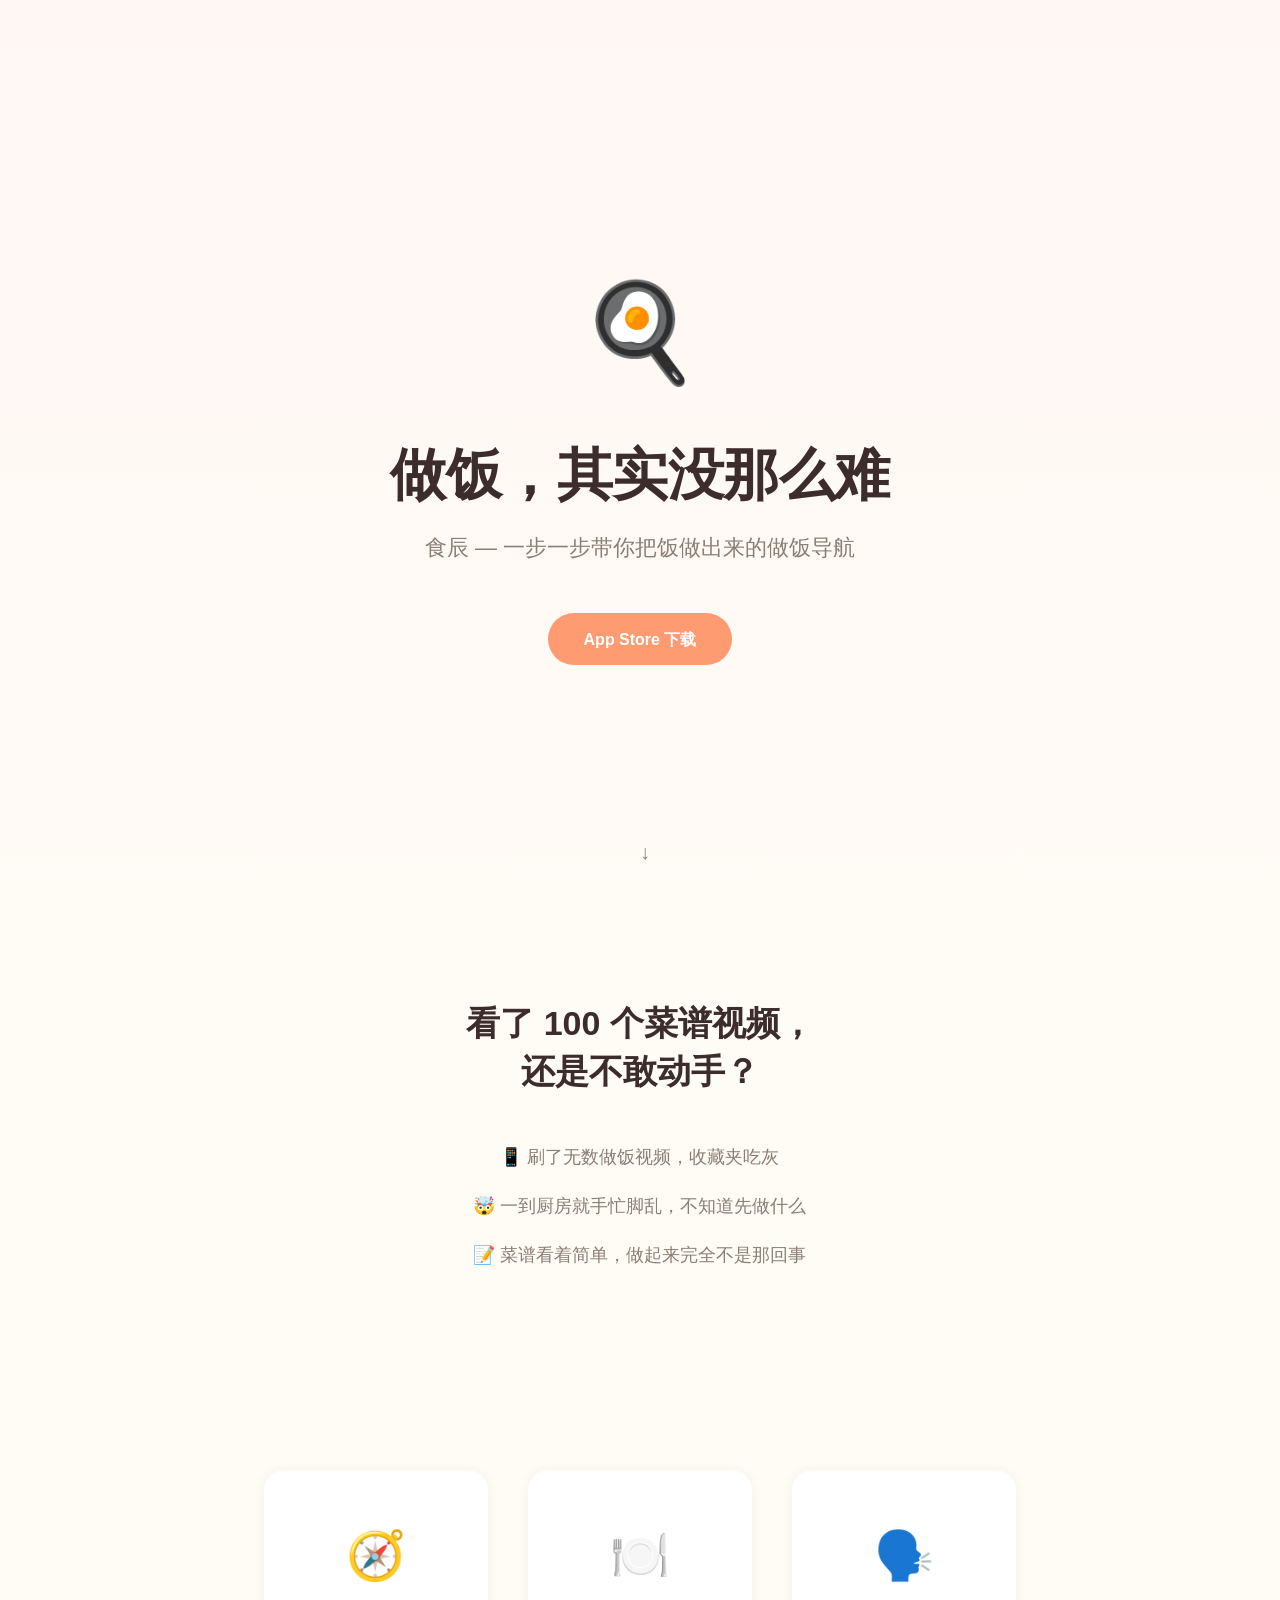
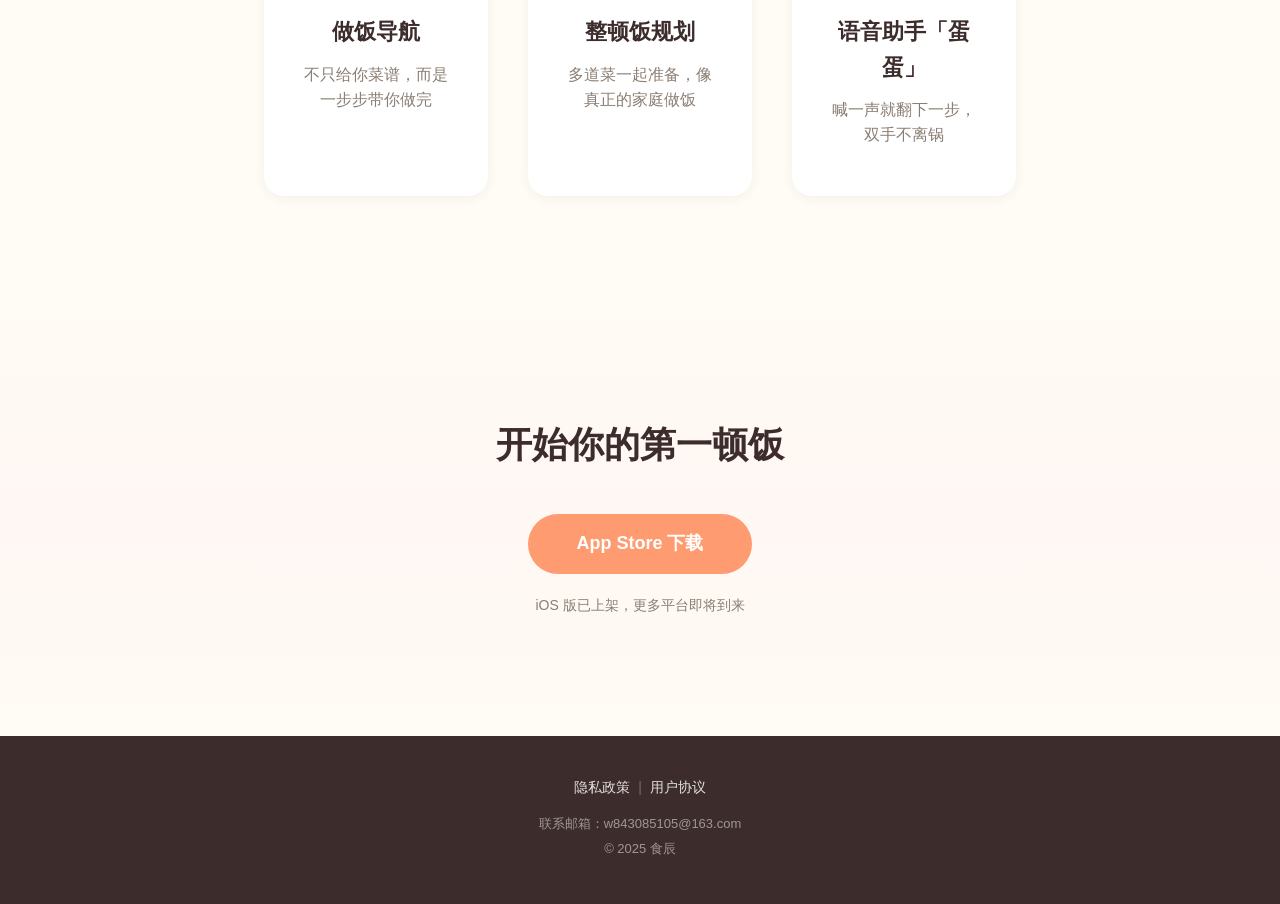
<file: index.html>
<!DOCTYPE html>
<html lang="zh-CN">
  <head>
    <meta charset="utf-8" />
    <meta name="viewport" content="width=device-width, initial-scale=1" />
    <meta
      name="description"
      content="做饭，其实没那么难。食辰是一步一步带你把饭做出来的做饭导航，从选菜到出锅，全程陪伴。"
    />
    <title>食辰 — 做饭，其实没那么难</title>
    <link rel="stylesheet" href="./styles.css" />
  </head>
  <body>
    <!-- Hero -->
    <section class="hero">
      <div class="container">
        <div class="hero-egg">🍳</div>
        <h1 class="fade-in-up-delay-1">做饭，其实没那么难</h1>
        <p class="hero-sub fade-in-up-delay-2">食辰 — 一步一步带你把饭做出来的做饭导航</p>
        <div class="fade-in-up-delay-3">
          <a href="https://apps.apple.com/cn/app/%E9%A3%9F%E8%BE%B0/id6760736540" class="btn-cta" target="_blank" rel="noopener noreferrer">App Store 下载</a>
        </div>
        <div class="scroll-hint fade-in-up-delay-3" aria-hidden="true">↓</div>
      </div>
    </section>

    <!-- 痛点共鸣 -->
    <section class="section-pain">
      <div class="container">
        <h2 class="pain-title">看了 100 个菜谱视频，<br>还是不敢动手？</h2>
        <ul class="pain-list">
          <li>📱 刷了无数做饭视频，收藏夹吃灰</li>
          <li>🤯 一到厨房就手忙脚乱，不知道先做什么</li>
          <li>📝 菜谱看着简单，做起来完全不是那回事</li>
        </ul>
      </div>
    </section>

    <!-- 核心卖点 -->
    <section class="section-value">
      <div class="container">
        <div class="value-grid">
          <div class="value-card">
            <div class="value-emoji">🧭</div>
            <h3>做饭导航</h3>
            <p>不只给你菜谱，而是一步步带你做完</p>
          </div>
          <div class="value-card">
            <div class="value-emoji">🍽️</div>
            <h3>整顿饭规划</h3>
            <p>多道菜一起准备，像真正的家庭做饭</p>
          </div>
          <div class="value-card">
            <div class="value-emoji">🗣️</div>
            <h3>语音助手「蛋蛋」</h3>
            <p>喊一声就翻下一步，双手不离锅</p>
          </div>
        </div>
      </div>
    </section>

    <!-- CTA -->
    <section class="section-cta">
      <div class="container">
        <h2>开始你的第一顿饭</h2>
        <a href="https://apps.apple.com/cn/app/%E9%A3%9F%E8%BE%B0/id6760736540" class="btn-cta btn-cta-lg" target="_blank" rel="noopener noreferrer">App Store 下载</a>
        <p class="cta-note">iOS 版已上架，更多平台即将到来</p>
      </div>
    </section>

    <!-- 页脚 -->
    <footer class="footer">
      <div class="container">
        <div class="footer-links">
          <a href="./privacy-policy/">隐私政策</a>
          <span class="separator">|</span>
          <a href="./user-agreement/">用户协议</a>
        </div>
        <div class="footer-copyright">
          <p>联系邮箱：w843085105@163.com</p>
          <p>&copy; 2025 食辰</p>
        </div>
      </div>
    </footer>
  </body>
</html>
</file>
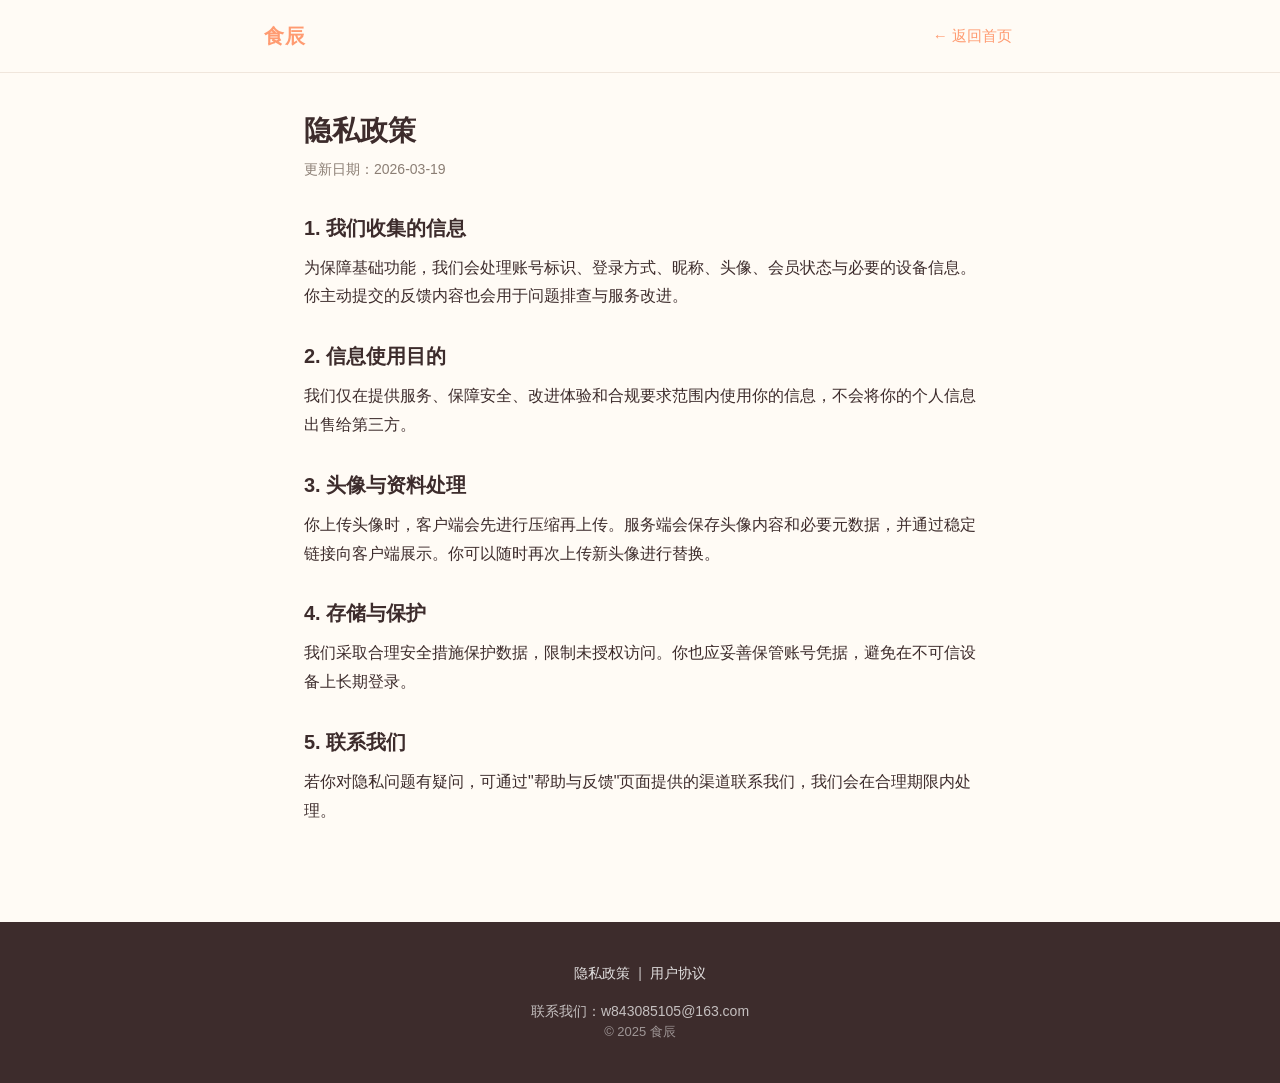
<file: privacy-policy/index.html>
<!DOCTYPE html>
<html lang="zh-CN">
<head>
  <meta charset="UTF-8">
  <meta name="viewport" content="width=device-width, initial-scale=1.0">
  <title>隐私政策 - 食辰</title>
  <link rel="stylesheet" href="../styles.css">
</head>
<body class="legal-page">
  <header class="legal-header">
    <div class="container">
      <a href="../" class="nav-logo">食辰</a>
      <a href="../" class="btn-text">← 返回首页</a>
    </div>
  </header>

  <main class="legal-content">
    <h1>隐私政策</h1>
    <p class="legal-date">更新日期：2026-03-19</p>

    <h2>1. 我们收集的信息</h2>
    <p>为保障基础功能，我们会处理账号标识、登录方式、昵称、头像、会员状态与必要的设备信息。你主动提交的反馈内容也会用于问题排查与服务改进。</p>

    <h2>2. 信息使用目的</h2>
    <p>我们仅在提供服务、保障安全、改进体验和合规要求范围内使用你的信息，不会将你的个人信息出售给第三方。</p>

    <h2>3. 头像与资料处理</h2>
    <p>你上传头像时，客户端会先进行压缩再上传。服务端会保存头像内容和必要元数据，并通过稳定链接向客户端展示。你可以随时再次上传新头像进行替换。</p>

    <h2>4. 存储与保护</h2>
    <p>我们采取合理安全措施保护数据，限制未授权访问。你也应妥善保管账号凭据，避免在不可信设备上长期登录。</p>

    <h2>5. 联系我们</h2>
    <p>若你对隐私问题有疑问，可通过"帮助与反馈"页面提供的渠道联系我们，我们会在合理期限内处理。</p>
  </main>

  <footer class="footer">
    <div class="container">
      <div class="footer-links">
        <a href="./">隐私政策</a>
        <span class="footer-divider">|</span>
        <a href="../user-agreement/">用户协议</a>
      </div>
      <p class="footer-contact">联系我们：w843085105@163.com</p>
      <p class="footer-copyright">© 2025 食辰</p>
    </div>
  </footer>
</body>
</html>
</file>
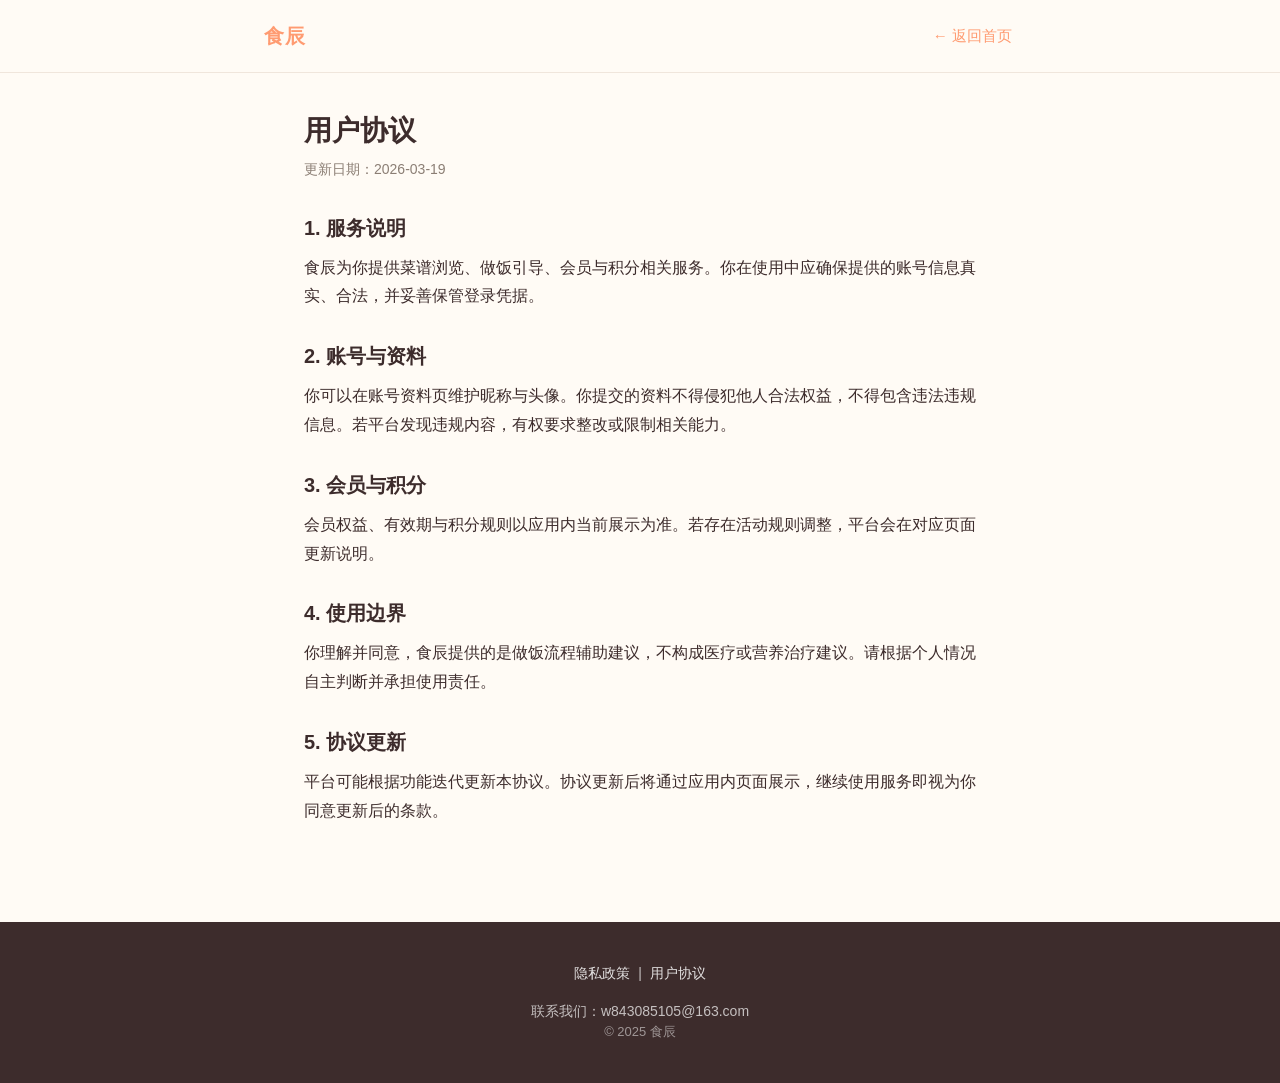
<file: user-agreement/index.html>
<!DOCTYPE html>
<html lang="zh-CN">
<head>
  <meta charset="UTF-8">
  <meta name="viewport" content="width=device-width, initial-scale=1.0">
  <title>用户协议 - 食辰</title>
  <link rel="stylesheet" href="../styles.css">
</head>
<body class="legal-page">
  <header class="legal-header">
    <div class="container">
      <a href="../" class="nav-logo">食辰</a>
      <a href="../" class="btn-text">← 返回首页</a>
    </div>
  </header>

  <main class="legal-content">
    <h1>用户协议</h1>
    <p class="legal-date">更新日期：2026-03-19</p>

    <h2>1. 服务说明</h2>
    <p>食辰为你提供菜谱浏览、做饭引导、会员与积分相关服务。你在使用中应确保提供的账号信息真实、合法，并妥善保管登录凭据。</p>

    <h2>2. 账号与资料</h2>
    <p>你可以在账号资料页维护昵称与头像。你提交的资料不得侵犯他人合法权益，不得包含违法违规信息。若平台发现违规内容，有权要求整改或限制相关能力。</p>

    <h2>3. 会员与积分</h2>
    <p>会员权益、有效期与积分规则以应用内当前展示为准。若存在活动规则调整，平台会在对应页面更新说明。</p>

    <h2>4. 使用边界</h2>
    <p>你理解并同意，食辰提供的是做饭流程辅助建议，不构成医疗或营养治疗建议。请根据个人情况自主判断并承担使用责任。</p>

    <h2>5. 协议更新</h2>
    <p>平台可能根据功能迭代更新本协议。协议更新后将通过应用内页面展示，继续使用服务即视为你同意更新后的条款。</p>
  </main>

  <footer class="footer">
    <div class="container">
      <div class="footer-links">
        <a href="../privacy-policy/">隐私政策</a>
        <span class="footer-divider">|</span>
        <a href="./">用户协议</a>
      </div>
      <p class="footer-contact">联系我们：w843085105@163.com</p>
      <p class="footer-copyright">© 2025 食辰</p>
    </div>
  </footer>
</body>
</html>
</file>
<file: styles.css>
/* ============================================
   食辰 (Shichen) — 共享设计系统样式表
   被 index.html、隐私政策页、用户协议页共同引用
   ============================================ */

/* ------------------------------------------
   1. CSS 变量 (Design Tokens)
   ------------------------------------------ */
:root {
  --bg: #FFFBF5;
  --surface: #FFFFFF;
  --primary: #FF9B71;
  --primary-hover: #E8865E;
  --primary-light: #FFF7F3;
  --text-primary: #3D2C2C;
  --text-secondary: #8B7E74;
  --border: #F0E6DC;
  --radius-sm: 8px;
  --radius-md: 12px;
  --radius-lg: 20px;
  --radius-pill: 100px;
  --shadow: 0 2px 12px rgba(61, 44, 44, 0.06);
  --shadow-hover: 0 8px 32px rgba(61, 44, 44, 0.10);
  --font-family: -apple-system, BlinkMacSystemFont, "PingFang SC",
    "Hiragino Sans GB", "Microsoft YaHei", sans-serif;
  --max-width: 800px;
}

/* ------------------------------------------
   2. CSS Reset & 基础排版
   ------------------------------------------ */
*, *::before, *::after {
  box-sizing: border-box;
  margin: 0;
  padding: 0;
}

html {
  scroll-behavior: smooth;
}

body {
  background-color: var(--bg);
  color: var(--text-primary);
  font-family: var(--font-family);
  font-size: 16px;
  line-height: 1.6;
  -webkit-font-smoothing: antialiased;
  -moz-osx-font-smoothing: grayscale;
}

a {
  color: var(--primary);
  text-decoration: none;
  transition: color 0.2s ease;
}

a:hover {
  color: var(--primary-hover);
}

img {
  max-width: 100%;
  height: auto;
  display: block;
}

.text-secondary {
  color: var(--text-secondary);
  font-size: 14px;
  line-height: 1.5;
}

/* ------------------------------------------
   3. 布局容器
   ------------------------------------------ */
.container {
  max-width: var(--max-width);
  margin: 0 auto;
  padding: 0 24px;
}

/* ------------------------------------------
   4. Hero — 首屏
   ------------------------------------------ */
.hero {
  min-height: 100vh;
  min-height: 100dvh;
  display: flex;
  align-items: center;
  justify-content: center;
  text-align: center;
  padding: 60px 0 40px;
  position: relative;
  background: linear-gradient(180deg, var(--primary-light) 0%, var(--bg) 100%);
}

.hero-egg {
  display: inline-block;
  font-size: 80px;
  margin-bottom: 32px;
  animation: bounce 2.4s ease infinite;
}

.hero h1 {
  font-size: 36px;
  font-weight: 800;
  line-height: 1.25;
  margin-bottom: 20px;
  letter-spacing: -0.5px;
}

.hero-sub {
  color: var(--text-secondary);
  font-size: 18px;
  line-height: 1.6;
  margin-bottom: 48px;
  max-width: 420px;
  margin-left: auto;
  margin-right: auto;
}

.scroll-hint {
  position: absolute;
  bottom: 32px;
  left: 50%;
  transform: translateX(-50%);
  font-size: 20px;
  color: var(--text-secondary);
  opacity: 0.4;
  animation: scrollPulse 2s ease infinite;
}

/* ------------------------------------------
   5. CTA 按钮
   ------------------------------------------ */
.btn-cta {
  display: inline-flex;
  align-items: center;
  justify-content: center;
  height: 52px;
  padding: 0 36px;
  background: var(--primary);
  color: #fff;
  font-size: 16px;
  font-weight: 600;
  border: none;
  border-radius: var(--radius-pill);
  cursor: pointer;
  transition: all 0.3s ease;
  text-decoration: none;
}

.btn-cta:hover {
  background: var(--primary-hover);
  color: #fff;
  box-shadow: var(--shadow-hover);
  transform: translateY(-2px);
}

.btn-cta-lg {
  height: 60px;
  padding: 0 48px;
  font-size: 18px;
}

/* btn-text for legal pages */
.btn-text {
  display: inline-flex;
  align-items: center;
  background: none;
  border: none;
  color: var(--primary);
  font-size: 15px;
  font-weight: 500;
  cursor: pointer;
  padding: 8px 4px;
  transition: color 0.2s ease;
  text-decoration: none;
}

.btn-text:hover {
  color: var(--primary-hover);
}

/* keep legacy class for any shared usage */
.btn-primary {
  display: inline-flex;
  align-items: center;
  justify-content: center;
  height: 48px;
  padding: 14px 32px;
  background: var(--primary);
  color: #fff;
  font-size: 16px;
  font-weight: 600;
  border: none;
  border-radius: var(--radius-pill);
  cursor: pointer;
  transition: all 0.3s ease;
  text-decoration: none;
}

.btn-primary:hover {
  background: var(--primary-hover);
  color: #fff;
  box-shadow: var(--shadow-hover);
  transform: translateY(-1px);
}

/* ------------------------------------------
   6. 痛点共鸣
   ------------------------------------------ */
.section-pain {
  padding: 100px 0;
  text-align: center;
}

.pain-title {
  font-size: 28px;
  font-weight: 700;
  line-height: 1.4;
  margin-bottom: 48px;
}

.pain-list {
  list-style: none;
  display: flex;
  flex-direction: column;
  gap: 20px;
  max-width: 480px;
  margin: 0 auto;
}

.pain-list li {
  font-size: 17px;
  line-height: 1.6;
  color: var(--text-secondary);
  text-align: left;
}

/* ------------------------------------------
   7. 核心卖点
   ------------------------------------------ */
.section-value {
  padding: 100px 0;
}

.value-grid {
  display: grid;
  grid-template-columns: 1fr;
  gap: 32px;
}

.value-card {
  background: var(--surface);
  border-radius: var(--radius-lg);
  box-shadow: var(--shadow);
  padding: 40px 32px;
  text-align: center;
  transition: box-shadow 0.3s ease, transform 0.3s ease;
}

.value-card:hover {
  box-shadow: var(--shadow-hover);
  transform: translateY(-4px);
}

.value-emoji {
  font-size: 48px;
  margin-bottom: 20px;
}

.value-card h3 {
  font-size: 22px;
  font-weight: 700;
  margin-bottom: 12px;
}

.value-card p {
  color: var(--text-secondary);
  font-size: 16px;
  line-height: 1.6;
  margin-bottom: 0;
}

/* ------------------------------------------
   8. 下载 CTA
   ------------------------------------------ */
.section-cta {
  padding: 120px 0;
  text-align: center;
  background: linear-gradient(180deg, var(--bg) 0%, var(--primary-light) 50%, var(--bg) 100%);
}

.section-cta h2 {
  font-size: 32px;
  font-weight: 800;
  margin-bottom: 40px;
}

.cta-note {
  color: var(--text-secondary);
  font-size: 14px;
  margin-top: 20px;
  margin-bottom: 0;
}

/* ------------------------------------------
   9. 页脚
   ------------------------------------------ */
.footer {
  background: var(--text-primary);
  color: rgba(255, 255, 255, 0.7);
  padding: 40px 0;
  font-size: 14px;
}

.footer .container {
  text-align: center;
}

.footer-links {
  display: flex;
  justify-content: center;
  gap: 8px;
  margin-bottom: 16px;
  flex-wrap: wrap;
}

.footer-links a {
  color: rgba(255, 255, 255, 0.85);
  font-size: 14px;
  transition: color 0.2s ease;
}

.footer-links a:hover {
  color: #fff;
}

.footer-links .separator {
  color: rgba(255, 255, 255, 0.3);
}

.footer-copyright {
  color: rgba(255, 255, 255, 0.5);
  font-size: 13px;
  line-height: 1.6;
}

.footer-copyright p {
  margin-bottom: 4px;
}

.footer-copyright a {
  color: rgba(255, 255, 255, 0.6);
}

.footer-copyright a:hover {
  color: #fff;
}

/* ------------------------------------------
   10. 协议页面专用样式
   ------------------------------------------ */
.legal-page {
  min-height: 100vh;
  display: flex;
  flex-direction: column;
}

.legal-header {
  display: flex;
  align-items: center;
  justify-content: space-between;
  padding: 16px 0;
  border-bottom: 1px solid var(--border);
  margin-bottom: 40px;
}

.legal-header .container {
  display: flex;
  align-items: center;
  justify-content: space-between;
  width: 100%;
}

.nav-logo {
  font-size: 22px;
  font-weight: 700;
  color: var(--primary);
  text-decoration: none;
  letter-spacing: 0.5px;
}

.nav-logo:hover {
  color: var(--primary);
}

.legal-header .nav-logo {
  font-size: 20px;
}

.legal-back {
  color: var(--text-secondary);
  font-size: 14px;
  display: inline-flex;
  align-items: center;
  gap: 4px;
  transition: color 0.2s ease;
}

.legal-back:hover {
  color: var(--primary);
}

.legal-content {
  max-width: 720px;
  margin: 0 auto;
  padding: 0 24px 80px;
  flex: 1;
}

.legal-content h1 {
  font-size: 28px;
  font-weight: 700;
  line-height: 1.3;
  margin-bottom: 8px;
}

.legal-content .legal-date {
  color: var(--text-secondary);
  font-size: 14px;
  margin-bottom: 32px;
}

.legal-content h2 {
  font-size: 20px;
  font-weight: 600;
  line-height: 1.35;
  margin-top: 32px;
  margin-bottom: 12px;
}

.legal-content h3 {
  font-size: 17px;
  font-weight: 600;
  margin-top: 24px;
  margin-bottom: 8px;
}

.legal-content p {
  margin-bottom: 1em;
  color: var(--text-primary);
  line-height: 1.8;
}

.legal-content ul,
.legal-content ol {
  margin-bottom: 1em;
  padding-left: 2em;
}

.legal-content li {
  margin-bottom: 0.5em;
  line-height: 1.7;
}

.legal-content strong {
  font-weight: 600;
}

/* ------------------------------------------
   11. 动画
   ------------------------------------------ */
@keyframes fadeInUp {
  from {
    opacity: 0;
    transform: translateY(24px);
  }
  to {
    opacity: 1;
    transform: translateY(0);
  }
}

@keyframes bounce {
  0%, 100% { transform: translateY(0); }
  50% { transform: translateY(-16px); }
}

@keyframes scrollPulse {
  0%, 100% { opacity: 0.4; transform: translateX(-50%) translateY(0); }
  50% { opacity: 0.15; transform: translateX(-50%) translateY(8px); }
}

.fade-in-up {
  animation: fadeInUp 0.6s ease forwards;
}

.fade-in-up-delay-1 {
  animation: fadeInUp 0.6s ease 0.15s forwards;
  opacity: 0;
}

.fade-in-up-delay-2 {
  animation: fadeInUp 0.6s ease 0.3s forwards;
  opacity: 0;
}

.fade-in-up-delay-3 {
  animation: fadeInUp 0.6s ease 0.45s forwards;
  opacity: 0;
}

/* ------------------------------------------
   12. 响应式 — 平板 (≥768px)
   ------------------------------------------ */
@media (min-width: 768px) {
  .hero h1 {
    font-size: 48px;
  }

  .hero-sub {
    font-size: 20px;
  }

  .hero-egg {
    font-size: 96px;
  }

  .pain-title {
    font-size: 34px;
  }

  .pain-list li {
    font-size: 18px;
    text-align: center;
  }

  .value-grid {
    grid-template-columns: repeat(3, 1fr);
    gap: 28px;
  }

  .section-cta h2 {
    font-size: 36px;
  }
}

/* ------------------------------------------
   13. 响应式 — 桌面 (≥1024px)
   ------------------------------------------ */
@media (min-width: 1024px) {
  .hero h1 {
    font-size: 56px;
  }

  .hero-sub {
    font-size: 22px;
    max-width: 480px;
  }

  .value-grid {
    gap: 40px;
  }

  .value-card {
    padding: 48px 36px;
  }
}

/* ------------------------------------------
   14. 移动端 (<768px)
   ------------------------------------------ */
@media (max-width: 767px) {
  .legal-content {
    padding: 0 16px 60px;
  }

  .legal-content h1 {
    font-size: 24px;
  }

  .legal-header {
    margin-bottom: 24px;
  }

  .section-pain {
    padding: 80px 0;
  }

  .section-value {
    padding: 80px 0;
  }

  .section-cta {
    padding: 80px 0;
  }
}
</file>
